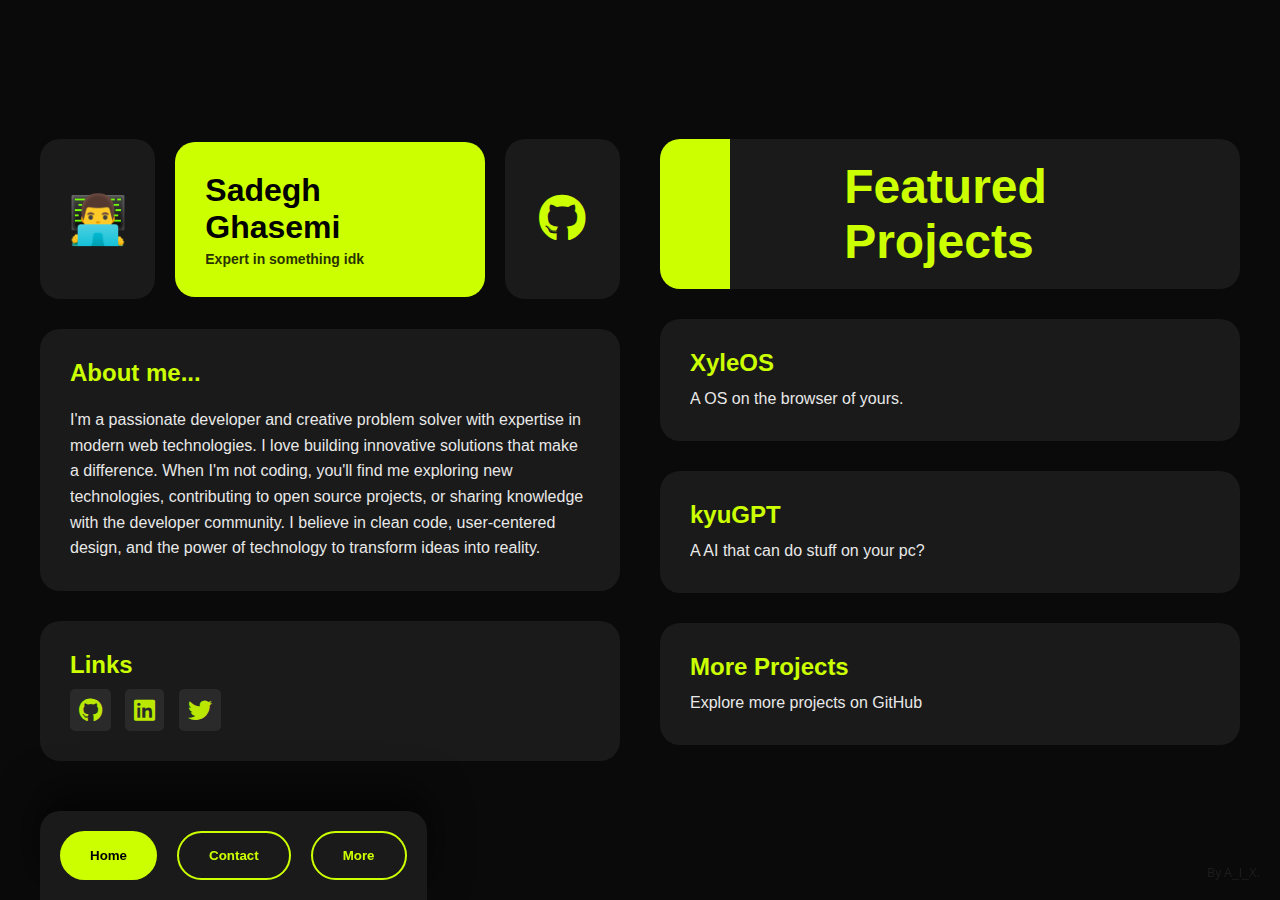
<file: index.html>
<!DOCTYPE html>
<html lang="en">
<head>
    <meta charset="UTF-8">
    <meta name="viewport" content="width=device-width, initial-scale=1.0">
    <title>Sadegh Ghasemi - Portfolio</title>
    <link rel="stylesheet" href="https://cdnjs.cloudflare.com/ajax/libs/font-awesome/6.5.0/css/all.min.css">
    <link rel="stylesheet" href="stylez.css">
</head>
<body>
  <div class="watermark"><a href="https://github.com/AIX-32"> By A_I_X.</a></div>
    <div class="container">
        <div class="profile-section">
            <div class="profile-header">
                <div class="profile-image">
                    👨‍💻
                </div>
                <div class="name-card">
                    <div class="name">Sadegh Ghasemi</div>
                    <div class="title">Expert in something idk</div>
                </div>
                <div class="profile-image">
                  <a href="https://github.com/sadeghghasemi" target="_blank"><i class="fab fa-github"></i></a>
              </div>
            </div>
            
            <div class="about-section">
                <h2 class="about-title">About me...</h2>
                <p class="about-text">
                    I'm a passionate developer and creative problem solver with expertise in modern web technologies. 
                    I love building innovative solutions that make a difference. When I'm not coding, you'll find me 
                    exploring new technologies, contributing to open source projects, or sharing knowledge with the 
                    developer community. I believe in clean code, user-centered design, and the power of technology 
                    to transform ideas into reality.
                </p>
                
            </div>
            <div class="project-card">
              <h3 class="project-name">Links</h3>
              <p class="project-description"><a href="https://github.com/sadeghghasemi" target="_blank"><i class="fab fa-github"></i></a> <a href="https://linkedin.com/in/sadeghghasemi" target="_blank"><i class="fab fa-linkedin"></i></a> <a href="https://twitter.com/sadeghghasemi" target="_blank"><i class="fab fa-twitter"></i></a></p> <!-- add styles to this -->
          </div>
            
        </div>

        <div class="projects-section">
            <div class="projects-header">
                <div class="projects-icon"></div>
                <h1 class="projects-title">Featured Projects</h1>
            </div>

            <div class="project-card">
                <h3 class="project-name">XyleOS</h3>
                <p class="project-description">A OS on the browser of yours.</p>
            </div>

            <div class="project-card">
                <h3 class="project-name">kyuGPT</h3>
                <p class="project-description">A AI that can do stuff on your pc?</p>
            </div>

            <div class="project-card">
                <h3 class="project-name">More Projects</h3>
                <p class="project-description">Explore more projects on GitHub </p>
            </div>
        </div>

        <div class="navigation">
            <button class="nav-btn" onclick="scrollToTop()">Home</button>
            <button class="nav-btn outline" onclick="showContact()">Contact</button>
            <button class="nav-btn outline" onclick="showMore()">More</button>
        </div>
    </div>

    <script src="scriptz.js"></script>
</body>
</html>
</file>
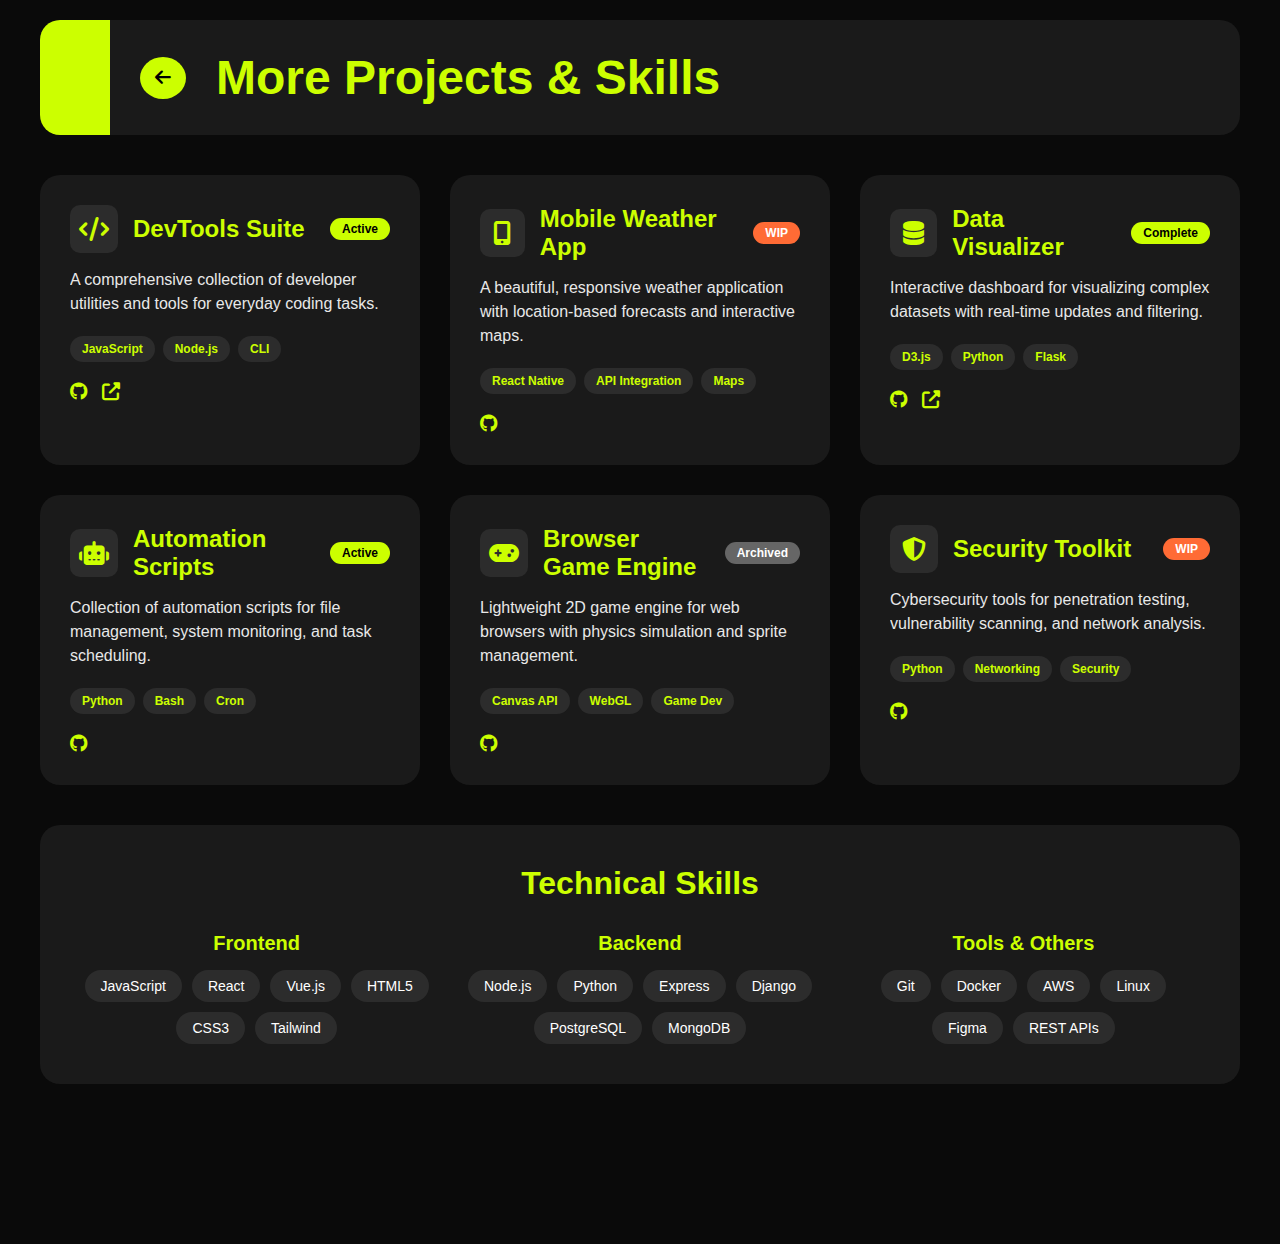
<file: more.html>
<!DOCTYPE html>
<html lang="en">
<head>
    <meta charset="UTF-8">
    <meta name="viewport" content="width=device-width, initial-scale=1.0">
    <title>More Projects - Sadegh Ghasemi</title>
    <link rel="stylesheet" href="https://cdnjs.cloudflare.com/ajax/libs/font-awesome/6.5.0/css/all.min.css">
    <link rel="icon" type="image/png" sizes="32x32" href="https://imghost.net/ib/ivS2sLjGlUbWf8L_1749374382.png">
    <style>
        * {
            margin: 0;
            padding: 0;
            box-sizing: border-box;
        }

        body {
            font-family: 'Arial', sans-serif;
            background: #0a0a0a;
            color: white;
            min-height: 100vh;
            padding: 20px;
            padding-bottom: 120px;
        }

        .container {
            max-width: 1200px;
            margin: 0 auto;
            width: 100%;
        }

        .header {
            display: flex;
            align-items: center;
            gap: 30px;
            margin-bottom: 40px;
            background: #1a1a1a;
            padding: 30px;
            border-radius: 20px;
            border-left: 70px solid #ccff00;
        }

        .back-btn {
            background: #ccff00;
            color: #000;
            border: none;
            padding: 12px 15px;
            border-radius: 50%;
            font-size: 18px;
            cursor: pointer;
            transition: all 0.3s ease;
            text-decoration: none;
            display: inline-flex;
            align-items: center;
            justify-content: center;
        }

        .back-btn:hover {
            transform: scale(1.1);
            box-shadow: 0 10px 25px rgba(204, 255, 0, 0.3);
        }

        .page-title {
            color: #ccff00;
            font-size: 48px;
            font-weight: bold;
        }

        .projects-grid {
            display: grid;
            grid-template-columns: repeat(auto-fit, minmax(350px, 1fr));
            gap: 30px;
            margin-bottom: 40px;
        }

        .project-card {
            background: #1a1a1a;
            padding: 30px;
            border-radius: 20px;
            transition: transform 0.3s ease, box-shadow 0.3s ease;
            cursor: pointer;
            position: relative;
            overflow: hidden;
        }

        .project-card::before {
            content: '';
            position: absolute;
            top: 0;
            left: 0;
            width: 5px;
            height: 100%;
            background: #ccff00;
            transform: scaleY(0);
            transition: transform 0.3s ease;
        }

        .project-card:hover::before {
            transform: scaleY(1);
        }

        .project-card:hover {
            transform: translateY(-5px);
            box-shadow: 0 20px 40px rgba(204, 255, 0, 0.1);
        }

        .project-header {
            display: flex;
            align-items: center;
            gap: 15px;
            margin-bottom: 15px;
        }

        .project-icon {
            font-size: 24px;
            background: #2c2c2c;
            padding: 12px;
            border-radius: 10px;
            color: #ccff00;
            width: 48px;
            height: 48px;
            display: flex;
            align-items: center;
            justify-content: center;
        }

        .project-name {
            color: #ccff00;
            font-size: 24px;
            font-weight: bold;
        }

        .project-status {
            background: #ccff00;
            color: #000;
            padding: 4px 12px;
            border-radius: 12px;
            font-size: 12px;
            font-weight: bold;
            margin-left: auto;
        }

        .project-status.wip {
            background: #ff6b35;
            color: white;
        }

        .project-status.archive {
            background: #666;
            color: white;
        }

        .project-description {
            opacity: 0.9;
            line-height: 1.5;
            margin-bottom: 20px;
        }

        .project-tech {
            display: flex;
            flex-wrap: wrap;
            gap: 8px;
            margin-bottom: 20px;
        }

        .tech-tag {
            background: #2c2c2c;
            color: #ccff00;
            padding: 6px 12px;
            border-radius: 15px;
            font-size: 12px;
            font-weight: bold;
        }

        .project-links {
            display: flex;
            gap: 15px;
        }

        .project-link {
            color: #ccff00;
            text-decoration: none;
            font-size: 18px;
            transition: transform 0.3s ease;
        }

        .project-link:hover {
            transform: scale(1.2);
        }

        .skills-section {
            background: #1a1a1a;
            padding: 40px;
            border-radius: 20px;
            margin-bottom: 40px;
        }

        .skills-title {
            color: #ccff00;
            font-size: 32px;
            font-weight: bold;
            margin-bottom: 30px;
            text-align: center;
        }

        .skills-grid {
            display: grid;
            grid-template-columns: repeat(auto-fit, minmax(250px, 1fr));
            gap: 30px;
        }

        .skill-category {
            text-align: center;
        }

        .skill-category h3 {
            color: #ccff00;
            margin-bottom: 15px;
            font-size: 20px;
        }

        .skill-list {
            display: flex;
            flex-wrap: wrap;
            gap: 10px;
            justify-content: center;
        }

        .skill-item {
            background: #2c2c2c;
            color: white;
            padding: 8px 16px;
            border-radius: 20px;
            font-size: 14px;
            transition: all 0.3s ease;
        }

        .skill-item:hover {
            background: #ccff00;
            color: #000;
            transform: scale(1.05);
        }

        .navigation {
            position: fixed;
            bottom: 0;
            left: 0;
            right: 0;
            display: flex;
            justify-content: center;
            gap: 20px;
            background: #1a1a1a;
            padding: 20px;
            border-radius: 20px 20px 0 0;
            box-shadow: 0 -20px 40px rgba(0, 0, 0, 0.6);
        }

        .nav-btn {
            background: #ccff00;
            color: #000;
            border: none;
            padding: 15px 30px;
            border-radius: 25px;
            font-weight: bold;
            cursor: pointer;
            transition: all 0.3s ease;
            text-decoration: none;
            display: inline-block;
        }

        .nav-btn:hover {
            transform: scale(1.05);
            box-shadow: 0 10px 25px rgba(204, 255, 0, 0.3);
        }

        .nav-btn.outline {
            background: transparent;
            color: #ccff00;
            border: 2px solid #ccff00;
        }

        .nav-btn.outline:hover {
            background: #ccff00;
            color: #000;
        }

        @media (max-width: 768px) {
            .projects-grid {
                grid-template-columns: 1fr;
            }
            
            .page-title {
                font-size: 36px;
            }
            
            .header {
                flex-direction: column;
                text-align: center;
                gap: 20px;
            }
            
            .navigation {
                flex-wrap: wrap;
            }
        }

        /* Smooth animations */
        .project-card {
            animation: fadeInUp 0.6s ease forwards;
        }

        .project-card:nth-child(odd) {
            animation-delay: 0.1s;
        }

        .project-card:nth-child(even) {
            animation-delay: 0.2s;
        }

        @keyframes fadeInUp {
            from {
                opacity: 0;
                transform: translateY(30px);
            }
            to {
                opacity: 1;
                transform: translateY(0);
            }
        }
    </style>
</head>
<body>
    <div class="container">
        <div class="header">
            <a href="index.html" class="back-btn">
                <i class="fas fa-arrow-left"></i>
            </a>
            <h1 class="page-title">More Projects & Skills</h1>
        </div>

        <div class="projects-grid">
            <div class="project-card">
                <div class="project-header">
                    <div class="project-icon">
                        <i class="fas fa-code"></i>
                    </div>
                    <h3 class="project-name">DevTools Suite</h3>
                    <span class="project-status">Active</span>
                </div>
                <p class="project-description">
                    A comprehensive collection of developer utilities and tools for everyday coding tasks.
                </p>
                <div class="project-tech">
                    <span class="tech-tag">JavaScript</span>
                    <span class="tech-tag">Node.js</span>
                    <span class="tech-tag">CLI</span>
                </div>
                <div class="project-links">
                    <a href="#" class="project-link"><i class="fab fa-github"></i></a>
                    <a href="#" class="project-link"><i class="fas fa-external-link-alt"></i></a>
                </div>
            </div>

            <div class="project-card">
                <div class="project-header">
                    <div class="project-icon">
                        <i class="fas fa-mobile-alt"></i>
                    </div>
                    <h3 class="project-name">Mobile Weather App</h3>
                    <span class="project-status wip">WIP</span>
                </div>
                <p class="project-description">
                    A beautiful, responsive weather application with location-based forecasts and interactive maps.
                </p>
                <div class="project-tech">
                    <span class="tech-tag">React Native</span>
                    <span class="tech-tag">API Integration</span>
                    <span class="tech-tag">Maps</span>
                </div>
                <div class="project-links">
                    <a href="#" class="project-link"><i class="fab fa-github"></i></a>
                </div>
            </div>

            <div class="project-card">
                <div class="project-header">
                    <div class="project-icon">
                        <i class="fas fa-database"></i>
                    </div>
                    <h3 class="project-name">Data Visualizer</h3>
                    <span class="project-status">Complete</span>
                </div>
                <p class="project-description">
                    Interactive dashboard for visualizing complex datasets with real-time updates and filtering.
                </p>
                <div class="project-tech">
                    <span class="tech-tag">D3.js</span>
                    <span class="tech-tag">Python</span>
                    <span class="tech-tag">Flask</span>
                </div>
                <div class="project-links">
                    <a href="#" class="project-link"><i class="fab fa-github"></i></a>
                    <a href="#" class="project-link"><i class="fas fa-external-link-alt"></i></a>
                </div>
            </div>

            <div class="project-card">
                <div class="project-header">
                    <div class="project-icon">
                        <i class="fas fa-robot"></i>
                    </div>
                    <h3 class="project-name">Automation Scripts</h3>
                    <span class="project-status">Active</span>
                </div>
                <p class="project-description">
                    Collection of automation scripts for file management, system monitoring, and task scheduling.
                </p>
                <div class="project-tech">
                    <span class="tech-tag">Python</span>
                    <span class="tech-tag">Bash</span>
                    <span class="tech-tag">Cron</span>
                </div>
                <div class="project-links">
                    <a href="#" class="project-link"><i class="fab fa-github"></i></a>
                </div>
            </div>

            <div class="project-card">
                <div class="project-header">
                    <div class="project-icon">
                        <i class="fas fa-gamepad"></i>
                    </div>
                    <h3 class="project-name">Browser Game Engine</h3>
                    <span class="project-status archive">Archived</span>
                </div>
                <p class="project-description">
                    Lightweight 2D game engine for web browsers with physics simulation and sprite management.
                </p>
                <div class="project-tech">
                    <span class="tech-tag">Canvas API</span>
                    <span class="tech-tag">WebGL</span>
                    <span class="tech-tag">Game Dev</span>
                </div>
                <div class="project-links">
                    <a href="#" class="project-link"><i class="fab fa-github"></i></a>
                </div>
            </div>

            <div class="project-card">
                <div class="project-header">
                    <div class="project-icon">
                        <i class="fas fa-shield-alt"></i>
                    </div>
                    <h3 class="project-name">Security Toolkit</h3>
                    <span class="project-status wip">WIP</span>
                </div>
                <p class="project-description">
                    Cybersecurity tools for penetration testing, vulnerability scanning, and network analysis.
                </p>
                <div class="project-tech">
                    <span class="tech-tag">Python</span>
                    <span class="tech-tag">Networking</span>
                    <span class="tech-tag">Security</span>
                </div>
                <div class="project-links">
                    <a href="#" class="project-link"><i class="fab fa-github"></i></a>
                </div>
            </div>
        </div>

        <div class="skills-section">
            <h2 class="skills-title">Technical Skills</h2>
            <div class="skills-grid">
                <div class="skill-category">
                    <h3>Frontend</h3>
                    <div class="skill-list">
                        <span class="skill-item">JavaScript</span>
                        <span class="skill-item">React</span>
                        <span class="skill-item">Vue.js</span>
                        <span class="skill-item">HTML5</span>
                        <span class="skill-item">CSS3</span>
                        <span class="skill-item">Tailwind</span>
                    </div>
                </div>
                <div class="skill-category">
                    <h3>Backend</h3>
                    <div class="skill-list">
                        <span class="skill-item">Node.js</span>
                        <span class="skill-item">Python</span>
                        <span class="skill-item">Express</span>
                        <span class="skill-item">Django</span>
                        <span class="skill-item">PostgreSQL</span>
                        <span class="skill-item">MongoDB</span>
                    </div>
                </div>
                <div class="skill-category">
                    <h3>Tools & Others</h3>
                    <div class="skill-list">
                        <span class="skill-item">Git</span>
                        <span class="skill-item">Docker</span>
                        <span class="skill-item">AWS</span>
                        <span class="skill-item">Linux</span>
                        <span class="skill-item">Figma</span>
                        <span class="skill-item">REST APIs</span>
                    </div>
                </div>
            </div>
        </div>



    <script>
        function showContact() {
            alert('Contact: sadegh@example.com\n\nConnect with me on social media or drop me an email!');
        }

        // Add click handlers for project cards
        document.querySelectorAll('.project-card').forEach(card => {
            card.addEventListener('click', function(e) {
                if (e.target.tagName !== 'A' && e.target.tagName !== 'I') {
                    const projectName = this.querySelector('.project-name').textContent;
                    alert(`${projectName}\n\nClick the GitHub icon to view the repository!`);
                }
            });
        });

        // Smooth entrance animation on scroll
        const observer = new IntersectionObserver((entries) => {
            entries.forEach(entry => {
                if (entry.isIntersecting) {
                    entry.target.style.opacity = '1';
                    entry.target.style.transform = 'translateY(0)';
                }
            });
        });

        document.querySelectorAll('.project-card').forEach(card => {
            observer.observe(card);
        });
    </script>
</body>
</html>
</file>
<file: stylez.css>
* {
    margin: 0;
    padding: 0;
    box-sizing: border-box;
}

body {
    font-family: 'Arial', sans-serif;
    background: #0a0a0a;
    color: white;
    min-height: 100vh;
    display: flex;
    align-items: center;
    justify-content: center;
    padding: 20px;
}

.container {
    max-width: 1200px;
    width: 100%;
    display: grid;
    grid-template-columns: 1fr 1fr;
    gap: 40px;
    align-items: start;
}

.profile-section {
    display: flex;
    flex-direction: column;
    gap: 30px;
}

.profile-header {
    display: flex;
    align-items: center;
    gap: 20px;
}

.profile-image {
    width: 120px;
    height: 160px;
    border-radius: 20px;
    overflow: hidden;
    background: #1a1a1a;
    display: flex;
    align-items: center;
    justify-content: center;
    font-size: 48px;
    color: #ccff00;
}

.profile-image img {
    width: 100%;
    height: 100%;
    object-fit: cover;
}

.name-card {
    background: #ccff00;
    color: #000;
    padding: 30px;
    border-radius: 20px;
    font-weight: bold;
}

.name {
    font-size: 32px;
    margin-bottom: 5px;
}

.title {
    font-size: 14px;
    opacity: 0.8;
}

.about-section {
    background: #1a1a1a;
    padding: 30px;
    border-radius: 20px;
}

.about-title {
    color: #ccff00;
    font-size: 24px;
    margin-bottom: 20px;
    font-weight: bold;
}

.about-text {
    line-height: 1.6;
    opacity: 0.9;
}

.projects-section {
    display: flex;
    flex-direction: column;
    gap: 30px;

}

.projects-header {
    display: flex;
    align-items: center;
    gap: 20px;
    background: #1a1a1a;
    padding: 20px;
    border-radius: 20px;
    border-left: 70px solid #ccff00;
}

.projects-icon {
    background: transparent;
    border-radius: 15px;
    width: 80px;
    height: 80px;
}

.projects-title {
    color: #ccff00;
    font-size: 48px;
    font-weight: bold;
}

.project-card {
    background: #1a1a1a;
    padding: 30px;
    border-radius: 20px;
    transition: transform 0.3s ease, box-shadow 0.3s ease;
    cursor: pointer;
}

.project-card:hover {
    transform: translateY(-5px);
    box-shadow: 0 20px 40px rgba(204, 255, 0, 0.1);
}

.project-name {
    color: #ccff00;
    font-size: 24px;
    font-weight: bold;
    margin-bottom: 10px;
}

.project-description {
    opacity: 0.9;
    line-height: 1.5;
}

.navigation {
    position: fixed;
    bottom: 0;
    grid-column: 1 / -1;
    display: flex;
    justify-content: center;
    gap: 20px;
    margin-top: 20px;
    background: #1a1a1a;
    padding: 20px;
    border-radius: 20px 20px  0 0 ;
    box-shadow: 0 -20px 40px rgba(0, 0, 0, 0.6);
}

.nav-btn {
    background: #ccff00;
    color: #000;
    border: none;
    padding: 15px 30px;
    border-radius: 25px;
    font-weight: bold;
    cursor: pointer;
    transition: all 0.3s ease;
    text-decoration: none;
    display: inline-block;
}

.nav-btn:hover {
    transform: scale(1.05);
    box-shadow: 0 10px 25px rgba(204, 255, 0, 0.3);
}

.nav-btn.outline {
    background: transparent;
    color: #ccff00;
    border: 2px solid #ccff00;
}

.nav-btn.outline:hover {
    background: #ccff00;
    color: #000;
}

@media (max-width: 768px) {
    .container {
        grid-template-columns: 1fr;
        gap: 30px;
    }
    
    .profile-header {
        flex-direction: column;
        text-align: center;
    }
    
    .projects-title {
        font-size: 36px;
    }
    
    .navigation {
        flex-wrap: wrap;
    }
}

/* Smooth animations */
.project-card, .nav-btn {
    animation: fadeInUp 0.6s ease forwards;
}

.project-card:nth-child(2) {
    animation-delay: 0.1s;
}

.project-card:nth-child(3) {
    animation-delay: 0.2s;
}

@keyframes fadeInUp {
    from {
        opacity: 0;
        transform: translateY(30px);
    }
    to {
        opacity: 1;
        transform: translateY(0);
    }
}

.project-card i {
    font-size: 24px;
    margin-right: 10px;
    background: #2c2c2c;
    padding: 5px;
    border-radius: 5px;
    color: #ccff00;
    padding: 9px;
}

a {
    text-decoration: none;
    color: #ccff00;
}

.watermark a {
    position: fixed;
    bottom: 20px;
    right: 20px;
    color: #1d1d1d;
    font-size: 12px;
}
</file>
